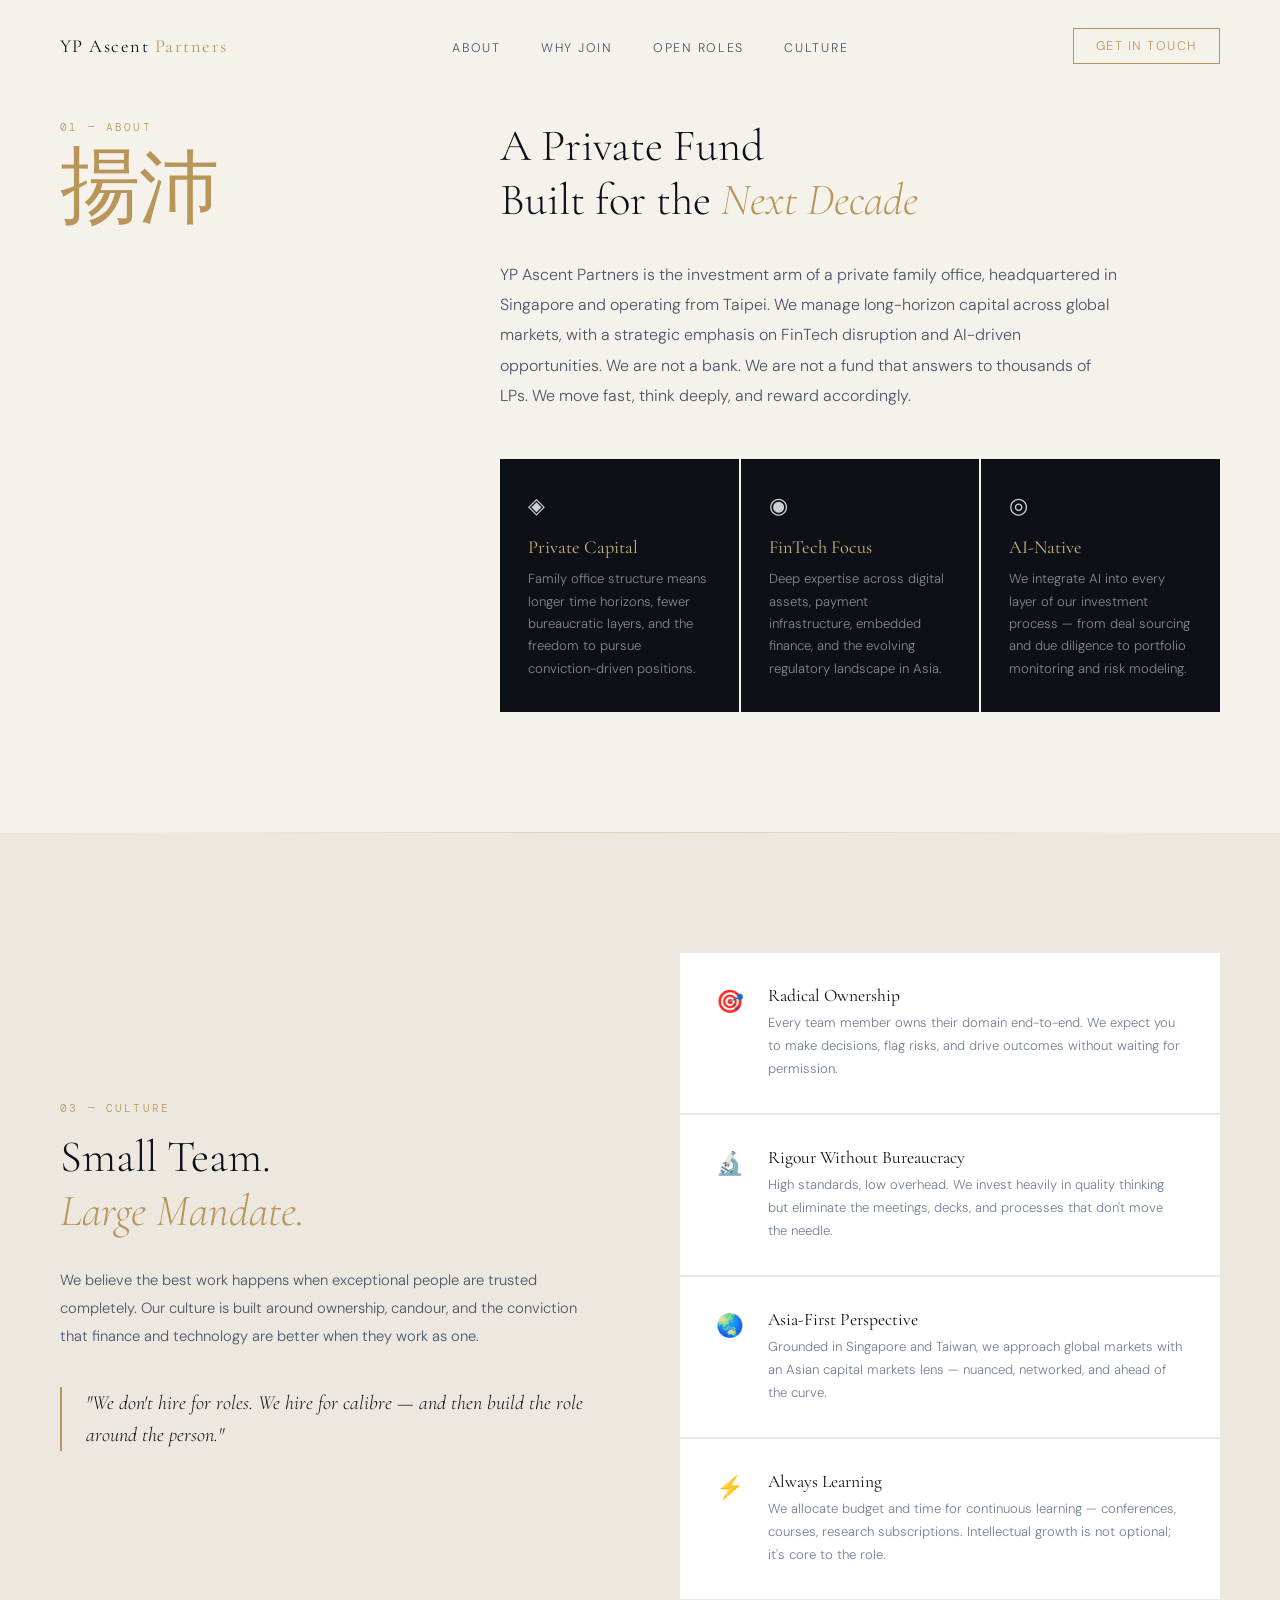
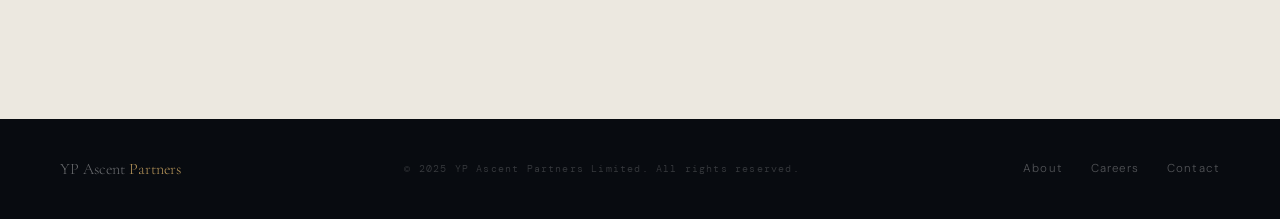
<file: about.html>
<!DOCTYPE html>
<html lang="en">
<head>
<meta charset="UTF-8">
<meta name="viewport" content="width=device-width, initial-scale=1.0">
<title>About — YP Ascent Partners</title>
<link rel="preconnect" href="https://fonts.googleapis.com">
<link rel="preconnect" href="https://fonts.gstatic.com" crossorigin>
<link href="https://fonts.googleapis.com/css2?family=Cormorant+Garamond:ital,wght@0,300;0,400;0,500;1,300;1,400&family=DM+Sans:wght@300;400;500&family=DM+Mono:wght@300;400&display=swap" rel="stylesheet">
<link rel="stylesheet" href="css/style.css">
</head>
<body>

<!-- NAV -->
<nav id="navbar">
  <a href="index.html" class="nav-logo">YP Ascent <span>Partners</span></a>
  <ul class="nav-links">
    <li><a href="about.html">About</a></li>
    <li><a href="index.html#why">Why Join</a></li>
    <li><a href="index.html#roles">Open Roles</a></li>
    <li><a href="#culture">Culture</a></li>
  </ul>
  <a href="contact.html" class="nav-cta">Get in Touch</a>
</nav>

<!-- ABOUT -->
<section class="about" id="about">
  <div>
    <div class="section-label">01 — About</div>
    <div class="cn-display" style="font-family: var(--serif);">
      <span class="cn-logo-char">揚</span><span class="cn-logo-char">沛</span>
    </div>
  </div>
  <div class="about-content">
    <h2 class="about-heading reveal">A Private Fund<br>Built for the <em>Next Decade</em></h2>
    <p class="about-body reveal">YP Ascent Partners is the investment arm of a private family office, headquartered in Singapore and operating from Taipei. We manage long-horizon capital across global markets, with a strategic emphasis on FinTech disruption and AI-driven opportunities. We are not a bank. We are not a fund that answers to thousands of LPs. We move fast, think deeply, and reward accordingly.</p>
    <div class="about-pillars reveal">
      <div class="pillar">
        <div class="pillar-icon">◈</div>
        <div class="pillar-title">Private Capital</div>
        <div class="pillar-text">Family office structure means longer time horizons, fewer bureaucratic layers, and the freedom to pursue conviction-driven positions.</div>
      </div>
      <div class="pillar">
        <div class="pillar-icon">◉</div>
        <div class="pillar-title">FinTech Focus</div>
        <div class="pillar-text">Deep expertise across digital assets, payment infrastructure, embedded finance, and the evolving regulatory landscape in Asia.</div>
      </div>
      <div class="pillar">
        <div class="pillar-icon">◎</div>
        <div class="pillar-title">AI-Native</div>
        <div class="pillar-text">We integrate AI into every layer of our investment process — from deal sourcing and due diligence to portfolio monitoring and risk modeling.</div>
      </div>
    </div>
  </div>
</section>

<div class="section-divider"></div>

<!-- CULTURE -->
<section class="culture" id="culture">
  <div class="culture-inner">
    <div>
      <div class="section-label reveal">03 — Culture</div>
      <h2 class="culture-title reveal">Small Team.<br><em>Large Mandate.</em></h2>
      <p class="culture-body reveal">We believe the best work happens when exceptional people are trusted completely. Our culture is built around ownership, candour, and the conviction that finance and technology are better when they work as one.</p>
      <blockquote class="culture-quote reveal">"We don't hire for roles. We hire for calibre — and then build the role around the person."</blockquote>
    </div>
    <div class="culture-items reveal">
      <div class="culture-item">
        <div class="culture-item-icon">🎯</div>
        <div>
          <div class="culture-item-title">Radical Ownership</div>
          <div class="culture-item-text">Every team member owns their domain end-to-end. We expect you to make decisions, flag risks, and drive outcomes without waiting for permission.</div>
        </div>
      </div>
      <div class="culture-item">
        <div class="culture-item-icon">🔬</div>
        <div>
          <div class="culture-item-title">Rigour Without Bureaucracy</div>
          <div class="culture-item-text">High standards, low overhead. We invest heavily in quality thinking but eliminate the meetings, decks, and processes that don't move the needle.</div>
        </div>
      </div>
      <div class="culture-item">
        <div class="culture-item-icon">🌏</div>
        <div>
          <div class="culture-item-title">Asia-First Perspective</div>
          <div class="culture-item-text">Grounded in Singapore and Taiwan, we approach global markets with an Asian capital markets lens — nuanced, networked, and ahead of the curve.</div>
        </div>
      </div>
      <div class="culture-item">
        <div class="culture-item-icon">⚡</div>
        <div>
          <div class="culture-item-title">Always Learning</div>
          <div class="culture-item-text">We allocate budget and time for continuous learning — conferences, courses, research subscriptions. Intellectual growth is not optional; it's core to the role.</div>
        </div>
      </div>
    </div>
  </div>
</section>

<!-- FOOTER -->
<footer>
  <div class="footer-logo">YP Ascent <span>Partners</span></div>
  <div class="footer-copy">© 2025 YP Ascent Partners Limited. All rights reserved.</div>
  <div class="footer-links">
    <a href="about.html">About</a>
    <a href="index.html#roles">Careers</a>
    <a href="contact.html">Contact</a>
  </div>
</footer>

<script src="js/main.js"></script>
</body>
</html>
</file>
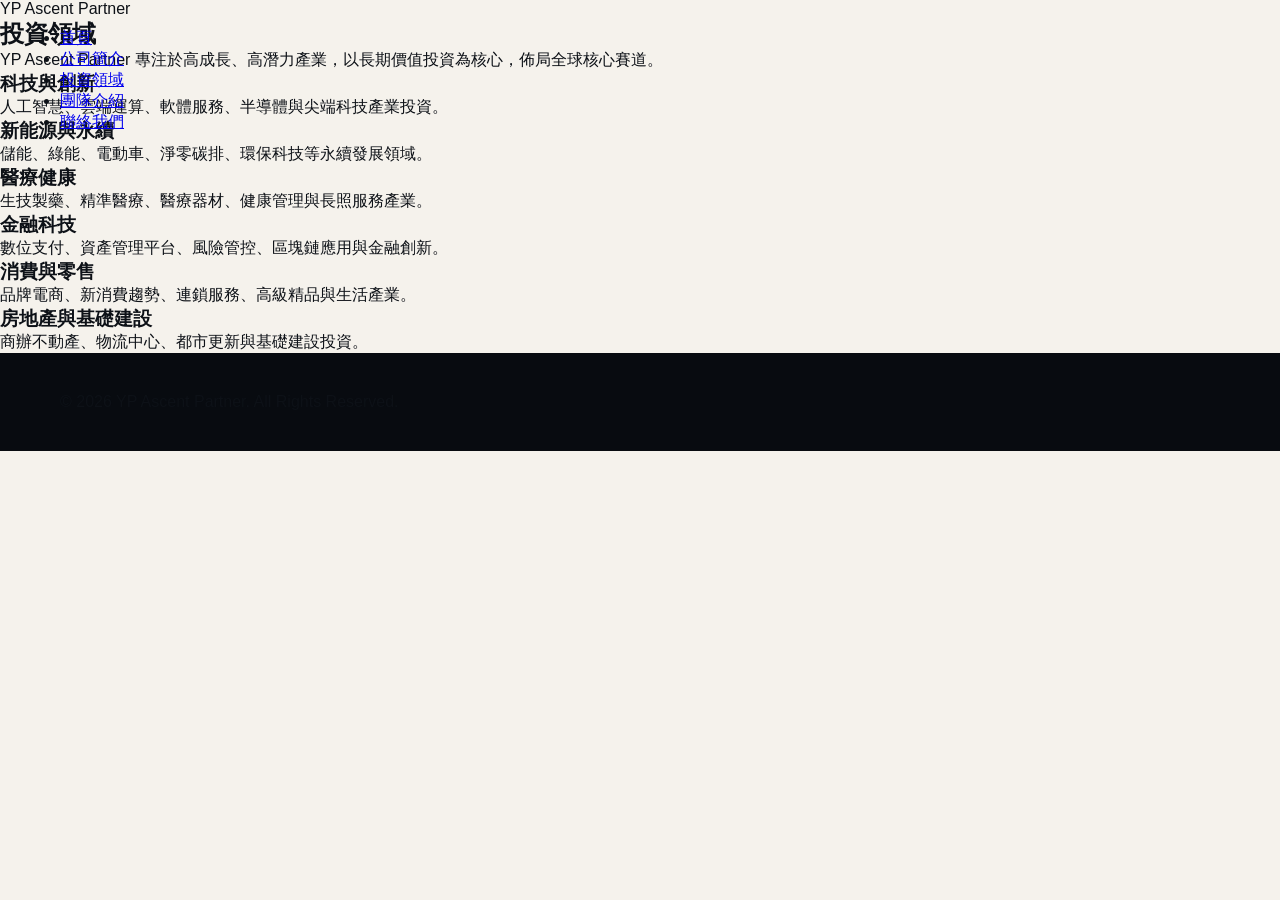
<file: investment.html>
<!DOCTYPE html>
<html lang="zh-TW">
<head>
    <meta charset="UTF-8">
    <meta name="viewport" content="width=device-width, initial-scale=1.0">
    <title>投資領域 - YP Ascent Partner</title>
    <link rel="stylesheet" href="css/style.css">
</head>
<body>
    <header>
        <div class="container">
            <div class="logo">YP Ascent Partner</div>
            <nav>
                <ul>
                    <li><a href="index.html">首頁</a></li>
                    <li><a href="about.html">公司簡介</a></li>
                    <li><a href="investment.html" class="active">投資領域</a></li>
                    <li><a href="team.html">團隊介紹</a></li>
                    <li><a href="contact.html">聯絡我們</a></li>
                </ul>
            </nav>
        </div>
    </header>

    <section class="page-content">
        <div class="container">
            <h1>投資領域</h1>
            <p>YP Ascent Partner 專注於高成長、高潛力產業，以長期價值投資為核心，佈局全球核心賽道。</p>

            <div class="investment-grid">
                <div class="invest-card">
                    <h3>科技與創新</h3>
                    <p>人工智慧、雲端運算、軟體服務、半導體與尖端科技產業投資。</p>
                </div>

                <div class="invest-card">
                    <h3>新能源與永續</h3>
                    <p>儲能、綠能、電動車、淨零碳排、環保科技等永續發展領域。</p>
                </div>

                <div class="invest-card">
                    <h3>醫療健康</h3>
                    <p>生技製藥、精準醫療、醫療器材、健康管理與長照服務產業。</p>
                </div>

                <div class="invest-card">
                    <h3>金融科技</h3>
                    <p>數位支付、資產管理平台、風險管控、區塊鏈應用與金融創新。</p>
                </div>

                <div class="invest-card">
                    <h3>消費與零售</h3>
                    <p>品牌電商、新消費趨勢、連鎖服務、高級精品與生活產業。</p>
                </div>

                <div class="invest-card">
                    <h3>房地產與基礎建設</h3>
                    <p>商辦不動產、物流中心、都市更新與基礎建設投資。</p>
                </div>
            </div>
        </div>
    </section>

    <footer>
        <div class="container">
            <p>&copy; 2026 YP Ascent Partner. All Rights Reserved.</p>
        </div>
    </footer>
</body>
</html>
</file>
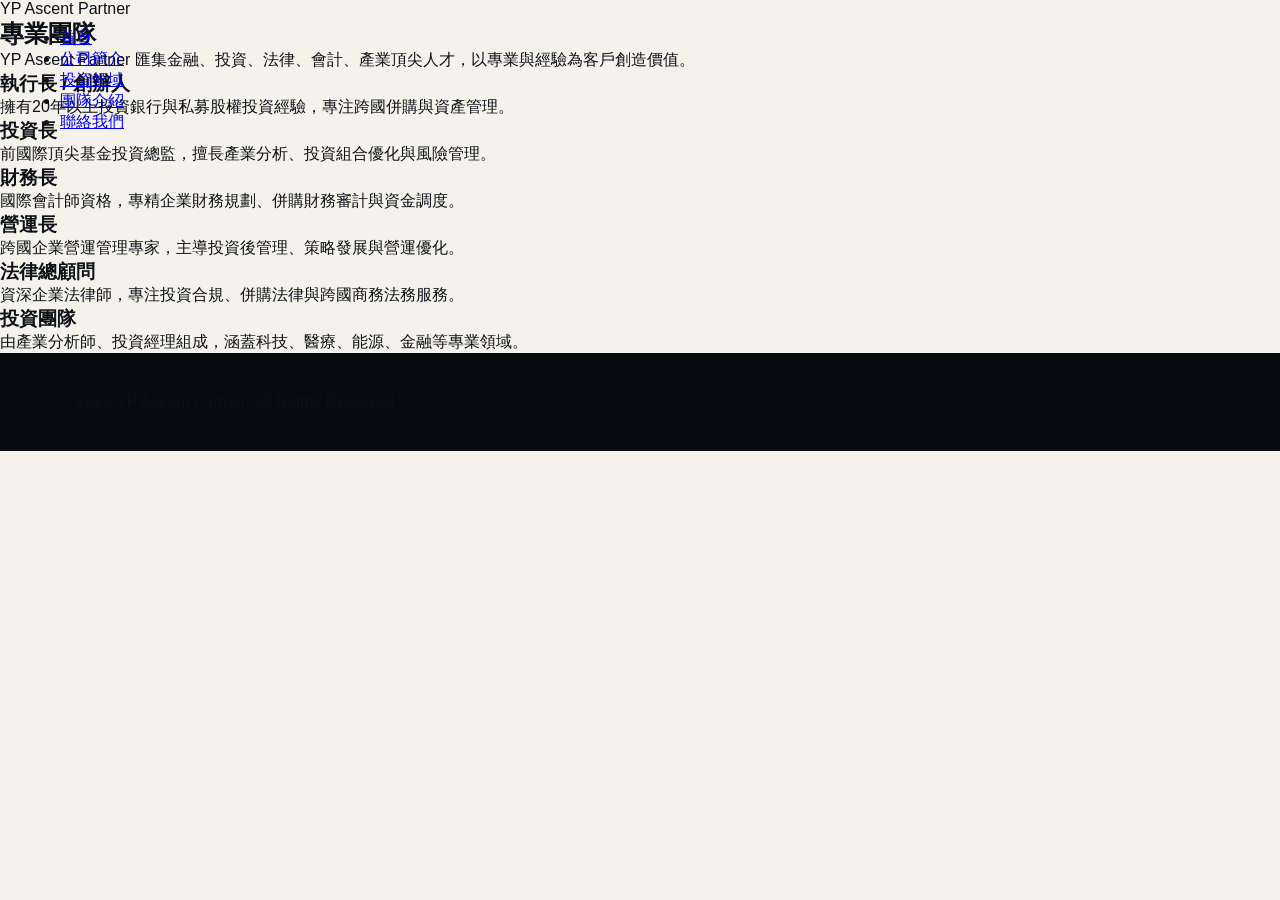
<file: team.html>
<!DOCTYPE html>
<html lang="zh-TW">
<head>
    <meta charset="UTF-8">
    <meta name="viewport" content="width=device-width, initial-scale=1.0">
    <title>團隊介紹 - YP Ascent Partner</title>
    <link rel="stylesheet" href="css/style.css">
</head>
<body>
    <header>
        <div class="container">
            <div class="logo">YP Ascent Partner</div>
            <nav>
                <ul>
                    <li><a href="index.html">首頁</a></li>
                    <li><a href="about.html">公司簡介</a></li>
                    <li><a href="investment.html">投資領域</a></li>
                    <li><a href="team.html" class="active">團隊介紹</a></li>
                    <li><a href="contact.html">聯絡我們</a></li>
                </ul>
            </nav>
        </div>
    </header>

    <section class="page-content">
        <div class="container">
            <h1>專業團隊</h1>
            <p>YP Ascent Partner 匯集金融、投資、法律、會計、產業頂尖人才，以專業與經驗為客戶創造價值。</p>

            <div class="team-grid">
                <div class="team-card">
                    <h3>執行長 / 創辦人</h3>
                    <p>擁有20年以上投資銀行與私募股權投資經驗，專注跨國併購與資產管理。</p>
                </div>

                <div class="team-card">
                    <h3>投資長</h3>
                    <p>前國際頂尖基金投資總監，擅長產業分析、投資組合優化與風險管理。</p>
                </div>

                <div class="team-card">
                    <h3>財務長</h3>
                    <p>國際會計師資格，專精企業財務規劃、併購財務審計與資金調度。</p>
                </div>

                <div class="team-card">
                    <h3>營運長</h3>
                    <p>跨國企業營運管理專家，主導投資後管理、策略發展與營運優化。</p>
                </div>

                <div class="team-card">
                    <h3>法律總顧問</h3>
                    <p>資深企業法律師，專注投資合規、併購法律與跨國商務法務服務。</p>
                </div>

                <div class="team-card">
                    <h3>投資團隊</h3>
                    <p>由產業分析師、投資經理組成，涵蓋科技、醫療、能源、金融等專業領域。</p>
                </div>
            </div>
        </div>
    </section>

    <footer>
        <div class="container">
            <p>&copy; 2026 YP Ascent Partner. All Rights Reserved.</p>
        </div>
    </footer>
</body>
</html>
</file>
<file: css/style.css>
:root {
  --ink: #0d1117;
  --ink-soft: #1e2530;
  --cream: #f5f2ec;
  --cream-dark: #ece8e0;
  --gold: #b8965a;
  --gold-light: #d4b07a;
  --gold-pale: #f0e4cc;
  --steel: #4a5568;
  --steel-light: #718096;
  --white: #ffffff;
  --serif: 'Cormorant Garamond', Georgia, serif;
  --sans: 'DM Sans', sans-serif;
  --mono: 'DM Mono', monospace;
}

*, *::before, *::after { margin: 0; padding: 0; box-sizing: border-box; }

html { scroll-behavior: smooth; }

body {
  background: var(--cream);
  color: var(--ink);
  font-family: var(--sans);
  font-weight: 300;
  overflow-x: hidden;
}

/* ── NAV ── */
nav {
  position: fixed;
  top: 0; left: 0; right: 0;
  z-index: 100;
  display: flex;
  align-items: center;
  justify-content: space-between;
  padding: 28px 60px;
  background: transparent;
  transition: background 0.4s ease, padding 0.4s ease, backdrop-filter 0.4s;
}
nav.scrolled {
  background: rgba(245, 242, 236, 0.92);
  backdrop-filter: blur(12px);
  padding: 18px 60px;
  border-bottom: 1px solid rgba(184,150,90,0.2);
}
.nav-logo {
  font-family: var(--serif);
  font-size: 1.15rem;
  font-weight: 400;
  letter-spacing: 0.08em;
  color: var(--ink);
  text-decoration: none;
}
.nav-logo span {
  color: var(--gold);
}
.nav-links {
  display: flex;
  gap: 40px;
  list-style: none;
}
.nav-links a {
  font-size: 0.78rem;
  letter-spacing: 0.14em;
  text-transform: uppercase;
  color: var(--steel);
  text-decoration: none;
  transition: color 0.2s;
}
.nav-links a:hover { color: var(--gold); }
.nav-cta {
  font-size: 0.78rem;
  letter-spacing: 0.12em;
  text-transform: uppercase;
  color: var(--gold);
  border: 1px solid var(--gold);
  padding: 9px 22px;
  text-decoration: none;
  transition: background 0.2s, color 0.2s;
}
.nav-cta:hover { background: var(--gold); color: var(--white); }

/* ── CAROUSEL ── */
.carousel-section {
  margin-top: 80px;
  width: 100%;
  background: var(--cream);
}
.carousel-container {
  position: relative;
  width: 100%;
  max-width: 1200px;
  margin: 0 auto;
  overflow: hidden;
}
.carousel-wrapper {
  position: relative;
  width: 100%;
  padding-bottom: 50%;
  overflow: hidden;
}
.carousel-image {
  position: absolute;
  top: 0;
  left: 0;
  width: 100%;
  height: 100%;
  object-fit: cover;
  opacity: 0;
  transition: opacity 0.8s ease;
}
.carousel-image.carousel-active {
  opacity: 1;
}
.carousel-indicators {
  display: flex;
  justify-content: center;
  gap: 12px;
  padding: 24px 0;
}
.carousel-dot {
  width: 10px;
  height: 10px;
  border-radius: 50%;
  background: var(--cream-dark);
  border: 1px solid var(--gold);
  cursor: pointer;
  transition: background 0.3s, transform 0.3s;
}
.carousel-dot:hover {
  transform: scale(1.2);
}
.carousel-dot.carousel-dot-active {
  background: var(--gold);
}
.carousel-labels {
  display: flex;
  justify-content: center;
  gap: 60px;
  padding: 0 0 40px 0;
}
.carousel-label {
  font-family: var(--sans);
  font-size: 0.85rem;
  letter-spacing: 0.1em;
  text-transform: uppercase;
  color: var(--steel-light);
  opacity: 0.6;
  transition: color 0.3s, opacity 0.3s;
}
.carousel-label.carousel-label-active {
  color: var(--gold);
  opacity: 1;
}

/* ── HERO ── */
.hero {
  min-height: 100vh;
  display: grid;
  grid-template-columns: 1fr 1fr;
  position: relative;
  overflow: hidden;
}
.hero-left {
  background: var(--ink);
  display: flex;
  flex-direction: column;
  justify-content: flex-end;
  padding: 120px 70px 90px;
  position: relative;
  overflow: hidden;
}
.hero-left::before {
  content: '';
  position: absolute;
  top: -100px; left: -100px;
  width: 500px; height: 500px;
  background: radial-gradient(circle, rgba(184,150,90,0.12) 0%, transparent 70%);
  pointer-events: none;
}
.hero-left::after {
  content: '';
  position: absolute;
  bottom: 0; right: 0;
  width: 300px; height: 300px;
  background: radial-gradient(circle, rgba(184,150,90,0.08) 0%, transparent 70%);
  pointer-events: none;
}
.hero-eyebrow {
  font-family: var(--mono);
  font-size: 0.7rem;
  letter-spacing: 0.2em;
  text-transform: uppercase;
  color: var(--gold);
  margin-bottom: 32px;
  opacity: 0;
  animation: fadeUp 0.8s 0.2s forwards;
}
.hero-title {
  font-family: var(--serif);
  font-size: clamp(3.2rem, 5vw, 5.5rem);
  font-weight: 300;
  line-height: 1.05;
  color: var(--white);
  margin-bottom: 36px;
  opacity: 0;
  animation: fadeUp 0.8s 0.4s forwards;
}
.hero-title em {
  font-style: italic;
  color: var(--gold-light);
}
.hero-desc {
  font-size: 0.95rem;
  line-height: 1.8;
  color: rgba(255,255,255,0.55);
  max-width: 380px;
  margin-bottom: 52px;
  opacity: 0;
  animation: fadeUp 0.8s 0.6s forwards;
}
.hero-actions {
  display: flex;
  gap: 20px;
  align-items: center;
  opacity: 0;
  animation: fadeUp 0.8s 0.8s forwards;
}
.btn-primary {
  background: var(--gold);
  color: var(--white);
  font-family: var(--sans);
  font-size: 0.78rem;
  letter-spacing: 0.14em;
  text-transform: uppercase;
  padding: 14px 32px;
  text-decoration: none;
  border: none;
  cursor: pointer;
  transition: background 0.2s, transform 0.2s;
  display: inline-block;
}
.btn-primary:hover { background: var(--gold-light); transform: translateY(-1px); }
.btn-ghost {
  font-size: 0.78rem;
  letter-spacing: 0.12em;
  text-transform: uppercase;
  color: rgba(255,255,255,0.5);
  text-decoration: none;
  display: flex;
  align-items: center;
  gap: 8px;
  transition: color 0.2s;
}
.btn-ghost:hover { color: var(--gold-light); }
.btn-ghost::after { content: '→'; }

.hero-right {
  background: var(--cream-dark);
  position: relative;
  display: flex;
  flex-direction: column;
  justify-content: center;
  padding: 120px 70px;
  overflow: hidden;
}
.hero-right::before {
  content: '揚沛';
  position: absolute;
  top: 50%;
  left: 50%;
  transform: translate(-50%, -50%);
  font-family: var(--serif);
  font-size: 18rem;
  background: linear-gradient(135deg, rgba(184,150,90,0.13) 0%, rgba(184,150,90,0.04) 60%, transparent 100%);
  -webkit-background-clip: text;
  -webkit-text-fill-color: transparent;
  background-clip: text;
  white-space: nowrap;
  pointer-events: none;
  line-height: 1;
  letter-spacing: 0.1em;
}
.hero-stat-grid {
  display: grid;
  grid-template-columns: 1fr 1fr;
  gap: 2px;
  position: relative;
  z-index: 1;
}
.hero-stat {
  background: var(--white);
  padding: 40px 36px;
  opacity: 0;
  animation: fadeIn 0.6s forwards;
}
.hero-stat:nth-child(1) { animation-delay: 0.5s; }
.hero-stat:nth-child(2) { animation-delay: 0.65s; }
.hero-stat:nth-child(3) { animation-delay: 0.8s; }
.hero-stat:nth-child(4) { animation-delay: 0.95s; }
.stat-num {
  font-family: var(--serif);
  font-size: 2.8rem;
  font-weight: 300;
  color: var(--ink);
  line-height: 1;
  margin-bottom: 8px;
}
.stat-num span { color: var(--gold); font-size: 1.4rem; }
.stat-label {
  font-size: 0.72rem;
  letter-spacing: 0.12em;
  text-transform: uppercase;
  color: var(--steel-light);
}
.hero-bottom-bar {
  position: absolute;
  bottom: 40px;
  left: 70px;
  right: 70px;
  display: flex;
  align-items: center;
  justify-content: space-between;
  opacity: 0;
  animation: fadeIn 0.8s 1.2s forwards;
}
.location-tag {
  font-family: var(--mono);
  font-size: 0.68rem;
  letter-spacing: 0.14em;
  color: var(--steel-light);
  text-transform: uppercase;
}
.location-tag span { color: var(--gold); }

/* ── DIVIDER ── */
.section-divider {
  height: 1px;
  background: linear-gradient(90deg, transparent, var(--gold), transparent);
  margin: 0 60px;
  opacity: 0.4;
}

/* ── ABOUT ── */
.about {
  padding: 120px 60px;
  display: grid;
  grid-template-columns: 1fr 2fr;
  gap: 80px;
  align-items: start;
}
.section-label {
  font-family: var(--mono);
  font-size: 0.68rem;
  letter-spacing: 0.2em;
  text-transform: uppercase;
  color: var(--gold);
  margin-bottom: 16px;
}
.section-num {
  font-family: var(--serif);
  font-size: 5rem;
  font-weight: 300;
  color: rgba(184,150,90,0.2);
  line-height: 1;
}
.about-content {}
.about-heading {
  font-family: var(--serif);
  font-size: clamp(2.2rem, 3.5vw, 3.8rem);
  font-weight: 300;
  line-height: 1.2;
  color: var(--ink);
  margin-bottom: 32px;
}
.about-heading em { font-style: italic; color: var(--gold); }
.about-body {
  font-size: 1rem;
  line-height: 1.9;
  color: var(--steel);
  max-width: 620px;
  margin-bottom: 48px;
}
.about-pillars {
  display: grid;
  grid-template-columns: repeat(3, 1fr);
  gap: 2px;
  margin-top: 8px;
}
.pillar {
  background: var(--ink);
  padding: 32px 28px;
  color: var(--white);
}
.pillar-icon {
  font-size: 1.4rem;
  margin-bottom: 16px;
  opacity: 0.8;
}
.pillar-title {
  font-family: var(--serif);
  font-size: 1.15rem;
  font-weight: 400;
  color: var(--gold-light);
  margin-bottom: 10px;
}
.pillar-text {
  font-size: 0.82rem;
  line-height: 1.7;
  color: rgba(255,255,255,0.5);
}

/* ── WHY JOIN ── */
.why {
  background: var(--ink);
  padding: 120px 60px;
  position: relative;
  overflow: hidden;
}
.why::before {
  content: '';
  position: absolute;
  top: 0; right: 0;
  width: 600px; height: 600px;
  background: radial-gradient(circle, rgba(184,150,90,0.08) 0%, transparent 60%);
}
.why-header {
  display: flex;
  justify-content: space-between;
  align-items: flex-end;
  margin-bottom: 80px;
}
.why-title {
  font-family: var(--serif);
  font-size: clamp(2.4rem, 4vw, 4.2rem);
  font-weight: 300;
  color: var(--white);
  line-height: 1.15;
}
.why-title em { font-style: italic; color: var(--gold-light); }
.why-subtitle {
  max-width: 320px;
  font-size: 0.88rem;
  line-height: 1.8;
  color: rgba(255,255,255,0.4);
  text-align: right;
}
.perks-grid {
  display: grid;
  grid-template-columns: repeat(3, 1fr);
  gap: 2px;
  position: relative;
  z-index: 1;
}
.perk {
  padding: 48px 40px;
  border: 1px solid rgba(184,150,90,0.15);
  transition: border-color 0.3s, background 0.3s;
}
.perk:hover {
  border-color: rgba(184,150,90,0.5);
  background: rgba(184,150,90,0.04);
}
.perk-num {
  font-family: var(--mono);
  font-size: 0.65rem;
  letter-spacing: 0.16em;
  color: var(--gold);
  margin-bottom: 24px;
}
.perk-title {
  font-family: var(--serif);
  font-size: 1.5rem;
  font-weight: 400;
  color: var(--white);
  margin-bottom: 16px;
  line-height: 1.2;
}
.perk-body {
  font-size: 0.84rem;
  line-height: 1.8;
  color: rgba(255,255,255,0.45);
}

/* ── ROLES ── */
.roles {
  padding: 120px 60px;
  background: var(--cream);
}
.roles-header {
  display: grid;
  grid-template-columns: 1fr 1fr;
  gap: 60px;
  align-items: end;
  margin-bottom: 70px;
}
.roles-title {
  font-family: var(--serif);
  font-size: clamp(2.2rem, 3.5vw, 3.8rem);
  font-weight: 300;
  color: var(--ink);
  line-height: 1.2;
}
.roles-title em { font-style: italic; color: var(--gold); }
.roles-intro {
  font-size: 0.92rem;
  line-height: 1.85;
  color: var(--steel);
  padding-top: 12px;
}
.role-list { display: flex; flex-direction: column; gap: 2px; }
.role-item {
  background: var(--white);
  padding: 36px 40px;
  display: grid;
  grid-template-columns: 1fr auto;
  align-items: center;
  gap: 40px;
  cursor: pointer;
  transition: background 0.2s;
  text-decoration: none;
  color: inherit;
}
.role-item:hover { background: var(--ink); }
.role-item:hover .role-name,
.role-item:hover .role-dept { color: var(--white); }
.role-item:hover .role-tags span { background: rgba(184,150,90,0.2); color: var(--gold-light); }
.role-item:hover .role-arrow { color: var(--gold); }
.role-dept {
  font-family: var(--mono);
  font-size: 0.65rem;
  letter-spacing: 0.16em;
  text-transform: uppercase;
  color: var(--gold);
  margin-bottom: 8px;
  transition: color 0.2s;
}
.role-name {
  font-family: var(--serif);
  font-size: 1.5rem;
  font-weight: 400;
  color: var(--ink);
  transition: color 0.2s;
}
.role-right { display: flex; flex-direction: column; align-items: flex-end; gap: 12px; }
.role-tags { display: flex; gap: 6px; flex-wrap: wrap; justify-content: flex-end; }
.role-tags span {
  font-size: 0.68rem;
  letter-spacing: 0.1em;
  text-transform: uppercase;
  background: var(--cream-dark);
  color: var(--steel);
  padding: 4px 10px;
  transition: background 0.2s, color 0.2s;
}
.role-arrow { font-size: 1.2rem; color: var(--steel-light); transition: color 0.2s; }
.role-loc {
  font-family: var(--mono);
  font-size: 0.65rem;
  letter-spacing: 0.1em;
  color: var(--steel-light);
}

/* ── CULTURE ── */
.culture {
  background: var(--cream-dark);
  padding: 120px 60px;
}
.culture-inner {
  display: grid;
  grid-template-columns: 1fr 1fr;
  gap: 80px;
  align-items: center;
}
.culture-title {
  font-family: var(--serif);
  font-size: clamp(2.2rem, 3.5vw, 3.8rem);
  font-weight: 300;
  color: var(--ink);
  line-height: 1.2;
  margin-bottom: 28px;
}
.culture-title em { font-style: italic; color: var(--gold); }
.culture-body {
  font-size: 0.92rem;
  line-height: 1.9;
  color: var(--steel);
  margin-bottom: 36px;
}
.culture-quote {
  border-left: 2px solid var(--gold);
  padding-left: 24px;
  font-family: var(--serif);
  font-size: 1.25rem;
  font-style: italic;
  color: var(--ink);
  line-height: 1.6;
}
.culture-items { display: flex; flex-direction: column; gap: 2px; }
.culture-item {
  background: var(--white);
  padding: 32px 36px;
  display: flex;
  gap: 24px;
  align-items: flex-start;
}
.culture-item-icon {
  font-size: 1.4rem;
  flex-shrink: 0;
  margin-top: 2px;
}
.culture-item-title {
  font-family: var(--serif);
  font-size: 1.1rem;
  font-weight: 400;
  color: var(--ink);
  margin-bottom: 6px;
}
.culture-item-text {
  font-size: 0.82rem;
  line-height: 1.75;
  color: var(--steel-light);
}

/* ── CONTACT ── */
.contact {
  background: var(--ink);
  padding: 100px 60px;
  display: grid;
  grid-template-columns: 1fr 1fr;
  gap: 80px;
  align-items: start;
}
.contact-title {
  font-family: var(--serif);
  font-size: clamp(2.4rem, 4vw, 4rem);
  font-weight: 300;
  color: var(--white);
  line-height: 1.15;
  margin-bottom: 24px;
}
.contact-title em { font-style: italic; color: var(--gold-light); }
.contact-sub {
  font-size: 0.9rem;
  line-height: 1.8;
  color: rgba(255,255,255,0.45);
  margin-bottom: 48px;
  max-width: 420px;
}
.contact-details { display: flex; flex-direction: column; gap: 24px; }
.contact-detail-label {
  font-family: var(--mono);
  font-size: 0.65rem;
  letter-spacing: 0.16em;
  text-transform: uppercase;
  color: var(--gold);
  margin-bottom: 4px;
}
.contact-detail-val {
  font-size: 0.9rem;
  color: rgba(255,255,255,0.7);
}
.contact-detail-val a {
  color: rgba(255,255,255,0.7);
  text-decoration: none;
  transition: color 0.2s;
}
.contact-detail-val a:hover { color: var(--gold-light); }
.contact-form {
  display: flex;
  flex-direction: column;
  gap: 16px;
}
.form-row { display: grid; grid-template-columns: 1fr 1fr; gap: 16px; }
.form-group { display: flex; flex-direction: column; gap: 8px; }
.form-label {
  font-family: var(--mono);
  font-size: 0.62rem;
  letter-spacing: 0.16em;
  text-transform: uppercase;
  color: rgba(255,255,255,0.4);
}
.form-input, .form-textarea {
  background: rgba(255,255,255,0.05);
  border: 1px solid rgba(255,255,255,0.1);
  color: var(--white);
  font-family: var(--sans);
  font-size: 0.88rem;
  padding: 12px 16px;
  outline: none;
  transition: border-color 0.2s;
  resize: none;
}
.form-input:focus, .form-textarea:focus {
  border-color: var(--gold);
}
.form-textarea { height: 120px; }
.form-submit {
  background: var(--gold);
  color: var(--white);
  font-family: var(--sans);
  font-size: 0.78rem;
  letter-spacing: 0.14em;
  text-transform: uppercase;
  padding: 15px 32px;
  border: none;
  cursor: pointer;
  align-self: flex-start;
  transition: background 0.2s;
}
.form-submit:hover { background: var(--gold-light); }

/* ── FOOTER ── */
footer {
  background: #080b10;
  padding: 40px 60px;
  display: flex;
  align-items: center;
  justify-content: space-between;
}
.footer-logo {
  font-family: var(--serif);
  font-size: 1rem;
  color: rgba(255,255,255,0.4);
}
.footer-logo span { color: var(--gold); }
.footer-copy {
  font-family: var(--mono);
  font-size: 0.62rem;
  letter-spacing: 0.12em;
  color: rgba(255,255,255,0.2);
}
.footer-links { display: flex; gap: 28px; }
.footer-links a {
  font-size: 0.72rem;
  letter-spacing: 0.1em;
  color: rgba(255,255,255,0.3);
  text-decoration: none;
  transition: color 0.2s;
}
.footer-links a:hover { color: var(--gold); }

/* ── CHINESE LOGOTYPE ── */
.cn-logo {
  display: inline-flex;
  gap: 0;
  line-height: 1;
  position: relative;
}
.cn-logo-char {
  font-size: inherit;
  line-height: 1;
  display: inline-block;
  position: relative;
}
.cn-logo-char:first-child {
  color: var(--gold);
  transform: scaleY(1.06);
  transform-origin: bottom;
  letter-spacing: -0.04em;
}
.cn-logo-char:last-child {
  color: var(--white);
  letter-spacing: 0;
}
.cn-logo::after {
  content: '';
  position: absolute;
  bottom: -6px;
  left: 0;
  width: 100%;
  height: 1.5px;
  background: linear-gradient(90deg, var(--gold), transparent);
}

.cn-logo.on-light .cn-logo-char:first-child { color: var(--gold); }
.cn-logo.on-light .cn-logo-char:last-child  { color: var(--ink); }
.cn-logo.on-light::after { background: linear-gradient(90deg, var(--gold), transparent); }

.hero-cn-watermark {
  position: absolute;
  top: 50%; left: 50%;
  transform: translate(-50%, -50%);
  pointer-events: none;
  z-index: 0;
  white-space: nowrap;
  display: flex;
  gap: 4px;
}
.hero-cn-watermark svg {
  width: 280px;
  height: 280px;
  opacity: 0.055;
  fill: var(--gold);
}

.cn-display {
  font-size: 5rem;
  font-weight: 300;
  display: inline-flex;
  gap: 2px;
  line-height: 1;
  position: relative;
}
.cn-display .cn-logo-char {
  color: var(--gold);
  font-size: 5rem;
}
.cn-display::after { display: none; }

/* ── ANIMATIONS ── */
@keyframes fadeUp {
  from { opacity: 0; transform: translateY(24px); }
  to   { opacity: 1; transform: translateY(0); }
}
@keyframes fadeIn {
  from { opacity: 0; }
  to   { opacity: 1; }
}

/* ── SCROLL REVEALS ── */
.reveal {
  opacity: 0;
  transform: translateY(28px);
  transition: opacity 0.7s ease, transform 0.7s ease;
}
.reveal.visible {
  opacity: 1;
  transform: translateY(0);
}

/* ── CONTACT PAGE HERO ── */
.page-hero {
  background: var(--ink);
  padding: 160px 60px 80px;
  position: relative;
  overflow: hidden;
}
.page-hero::before {
  content: '';
  position: absolute;
  top: 0; right: 0;
  width: 600px; height: 600px;
  background: radial-gradient(circle, rgba(184,150,90,0.08) 0%, transparent 60%);
}
.page-hero-label {
  font-family: var(--mono);
  font-size: 0.68rem;
  letter-spacing: 0.2em;
  text-transform: uppercase;
  color: var(--gold);
  margin-bottom: 20px;
}
.page-hero-title {
  font-family: var(--serif);
  font-size: clamp(3rem, 5vw, 5rem);
  font-weight: 300;
  color: var(--white);
  line-height: 1.1;
}
.page-hero-title em { font-style: italic; color: var(--gold-light); }

/* ── RESPONSIVE ── */
@media (max-width: 900px) {
  nav { padding: 20px 24px; }
  nav.scrolled { padding: 14px 24px; }
  .nav-links { display: none; }
  .hero { grid-template-columns: 1fr; }
  .hero-left { padding: 100px 32px 60px; min-height: 70vh; }
  .hero-right { padding: 60px 32px; }
  .hero-right::before { font-size: 10rem; }
  .hero-stat-grid {
    max-width: 420px;
    margin: 0 auto;
    gap: 16px;
  }
  .hero-stat {
    padding: 26px 24px;
  }
  .stat-num {
    font-size: 2.1rem;
  }
  .stat-num span { font-size: 1.2rem; }
  .about, .roles, .culture, .contact { padding: 80px 24px; }
  .about { grid-template-columns: 1fr; gap: 40px; }
  .about-pillars { grid-template-columns: 1fr; }
  .perks-grid, .roles-header, .culture-inner, .contact { grid-template-columns: 1fr; gap: 40px; }
  .why-header { flex-direction: column; align-items: flex-start; gap: 16px; }
  .why-subtitle { text-align: left; }
  .form-row { grid-template-columns: 1fr; }
  footer { flex-direction: column; gap: 16px; text-align: center; padding: 32px 24px; }
  .page-hero { padding: 120px 24px 60px; }
}
</file>
